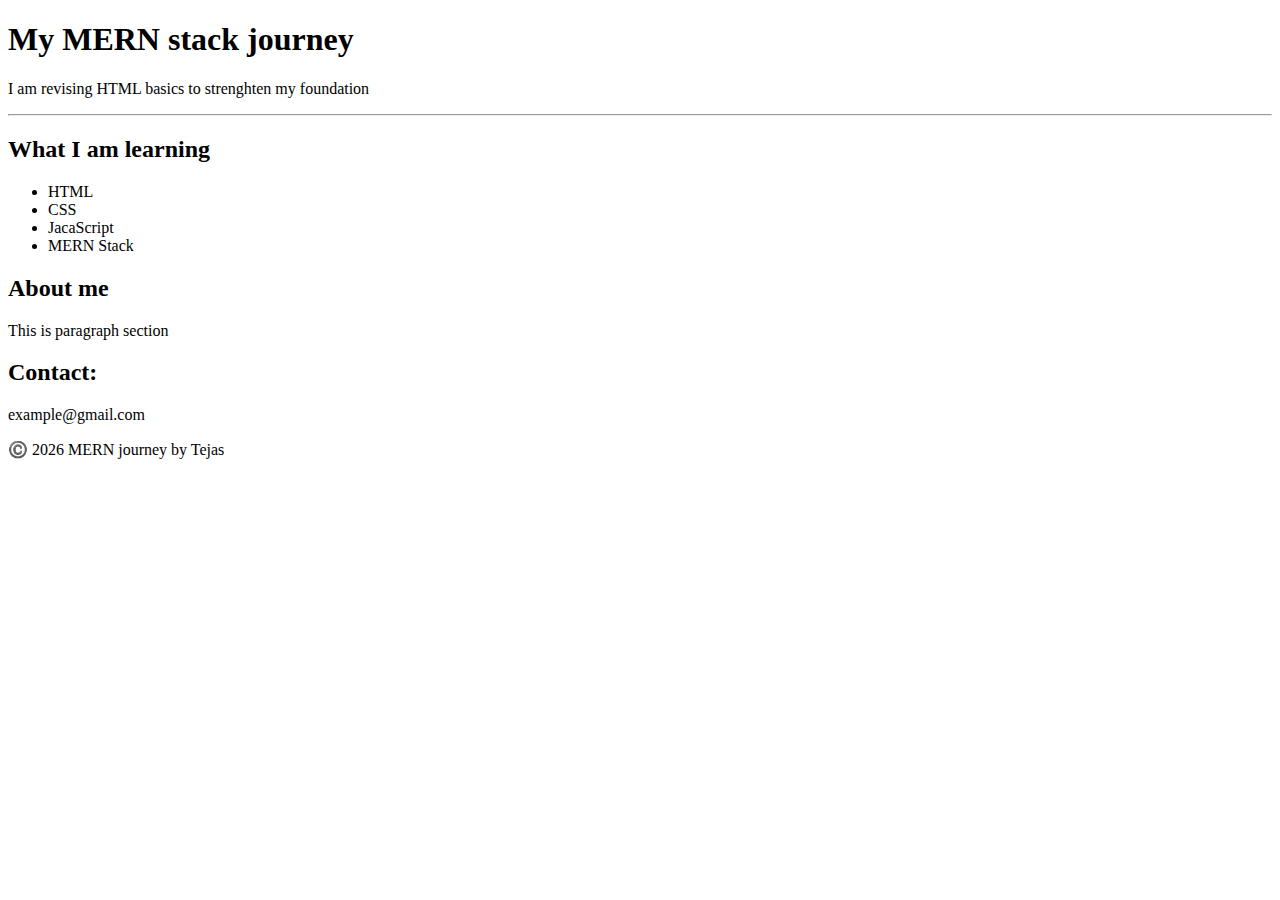
<file: index.html>
<!DOCTYPE html>
<html>
    <head>
        <title>First HTML page Day-1</title>
    </head>
    <body>
       <h1>My MERN stack journey</h1>
        <p>I am revising HTML basics to strenghten my foundation</p>
        <hr>
        <h2>What I am learning</h2>
        <ul>
            <li>HTML</li>
            <li>CSS</li>
            <li>JacaScript</li>
            <li>MERN Stack</li>
        </ul>
        <h2>About me</h2>
        <p>This is paragraph section</p>
            <h2>Contact:</h2>
            <p>example@gmail.com</p>
        <footer>
            ©️ 2026 MERN journey by Tejas
        </footer>

    </body>
</html>
</file>
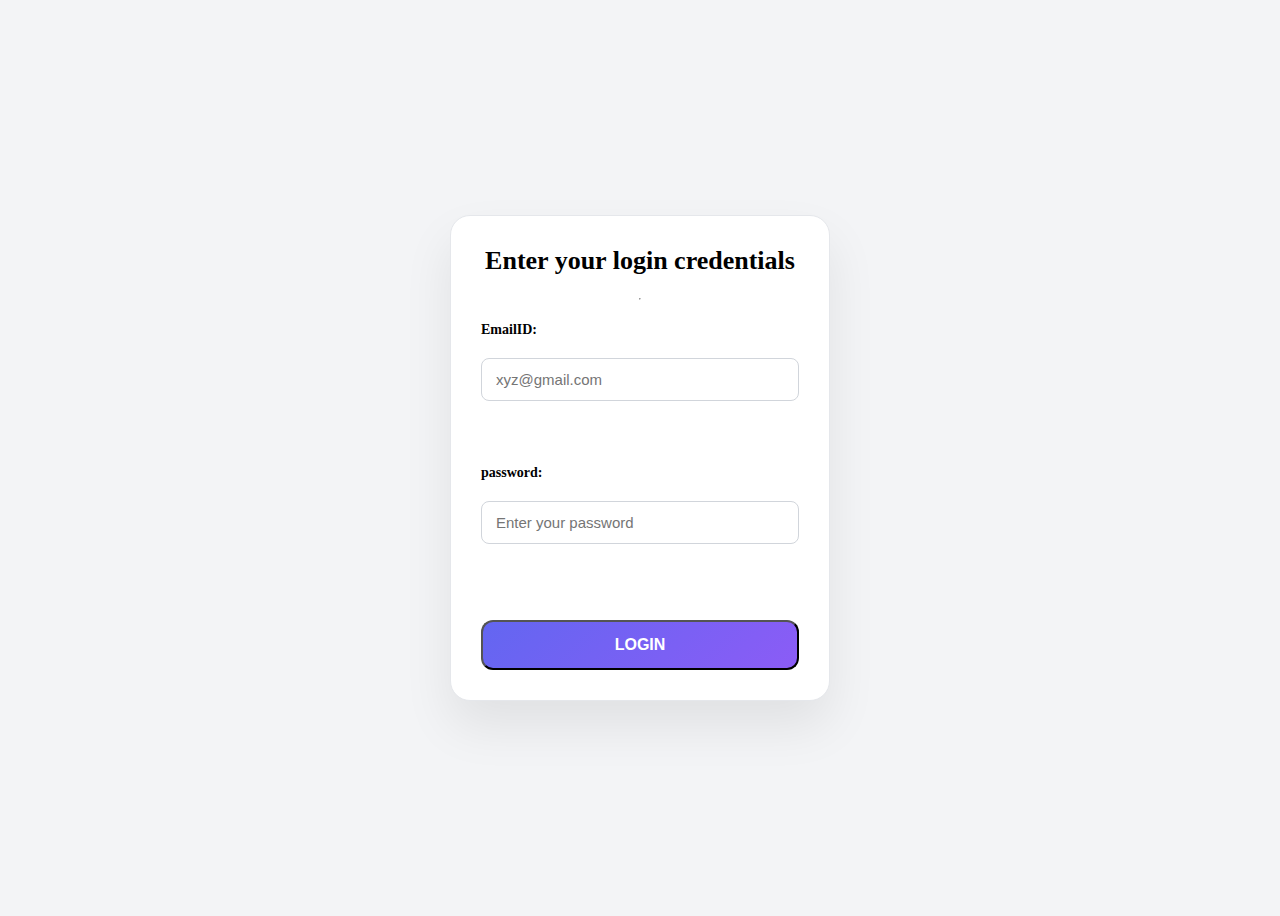
<file: login.html>
<!DOCTYPE html>
<html>
    <head>
        <title>
            LOGIN
        </title>
        <link rel="stylesheet" href="style.css">
    </head>
    <body>
        <form>
            <h1>Enter your login credentials</h1>
            <hr>
           <label for="email">EmailID:</label>
            <input type="email" name="email" placeholder="xyz@gmail.com" required><br><br>
            <label for="password">password:</label>
            <input type="password" name="password" placeholder="Enter your password" required><br><br>
            <button type="submit">LOGIN</button>
        </form>
    </body>
</html>
</file>
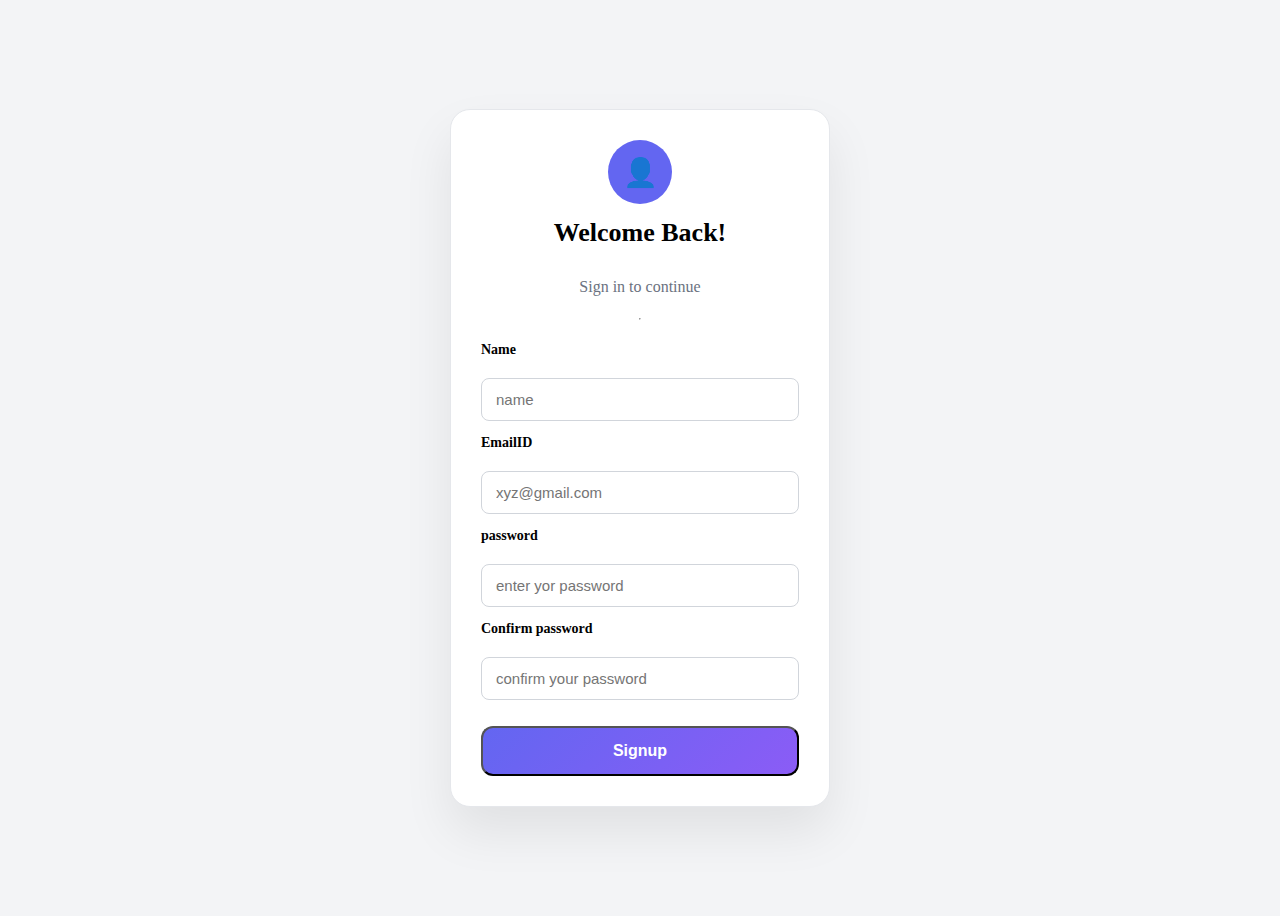
<file: signup.html>
<!DOCTYPE html>
<html>
    <head>
    <title>
        Signup
    </title>
    <link rel="stylesheet" href="style.css">
    </head>
    <body>
        <form>
            <div class="avatar">👤</div>
           <h1>Welcome Back!</h1>
            <p class="subtext">Sign in to continue</p>

            <hr>
            <label for="name">Name</label>
            <input type="text" id="name" placeholder="name" required>
            <label for="email">EmailID</label>
            <input type="email" id="email" placeholder="xyz@gmail.com" required>
            <label for="password">password</label>
            <input type="password" id="password" placeholder="enter yor password" required>
            <label for="Confirm password">Confirm password</label>
            <input type="password" id="confirm password" placeholder="confirm your password" required>
            <button type="submit">Signup</button>
        </form>
    </body>
</html>
</file>
<file: style.css>
* {
  box-sizing: border-box;
}

body {
  display: flex;
  justify-content: center;
  align-items: center;
  min-height: 100vh;
  background-color: #f3f4f6;
}

form {
  width: 380px;
  padding: 30px;
  background: #ffffff;
  border-radius: 20px;
  border: 1px solid #e5e7eb;
  box-shadow: 0 25px 50px rgba(0,0,0,0.08);
  display: flex;
  flex-direction: column;
  gap: 14px;
}

           button {
  margin-top: 12px;
  padding: 14px;
  border-radius: 12px;

  background: linear-gradient(135deg, #6366f1, #8b5cf6);
  color: white;

  font-size: 16px;
  font-weight: 600;



  cursor: pointer;
  transition: all 0.3s ease;
}

button:hover {
  transform: translateY(-1px);
  box-shadow: 0 10px 20px rgba(99,102,241,0.35);
}
button:active {
  transform: scale(0.98);
}

       input {
  width: 100%;
  padding: 12px 14px;
  font-size: 15px;

  border: 1px solid #d1d5db;
  border-radius: 8px;

  transition: all 0.2s ease;
}

input:focus {
  outline: none;
  border-color: #6366f1;
  box-shadow: 0 0 0 3px rgba(99,102,241,0.2);
}

label {
  font-size: 14px;
  font-weight: 600;
  margin-bottom: 6px;
}
.avatar {
  width: 64px;
  height: 64px;
  background: #6366f1;
  color: white;

  display: flex;
  align-items: center;
  justify-content: center;

  border-radius: 50%;
  font-size: 28px;
  margin: 0 auto 0px;
}
h1 {
  text-align: center;
  font-size: 26px;
  font-weight: 800;
  margin: 0px;
}

.subtext {
  text-align: center;
  font-size: 16px;
  color: #6b7280;
  margin-bottom: 0px;
}
</file>
